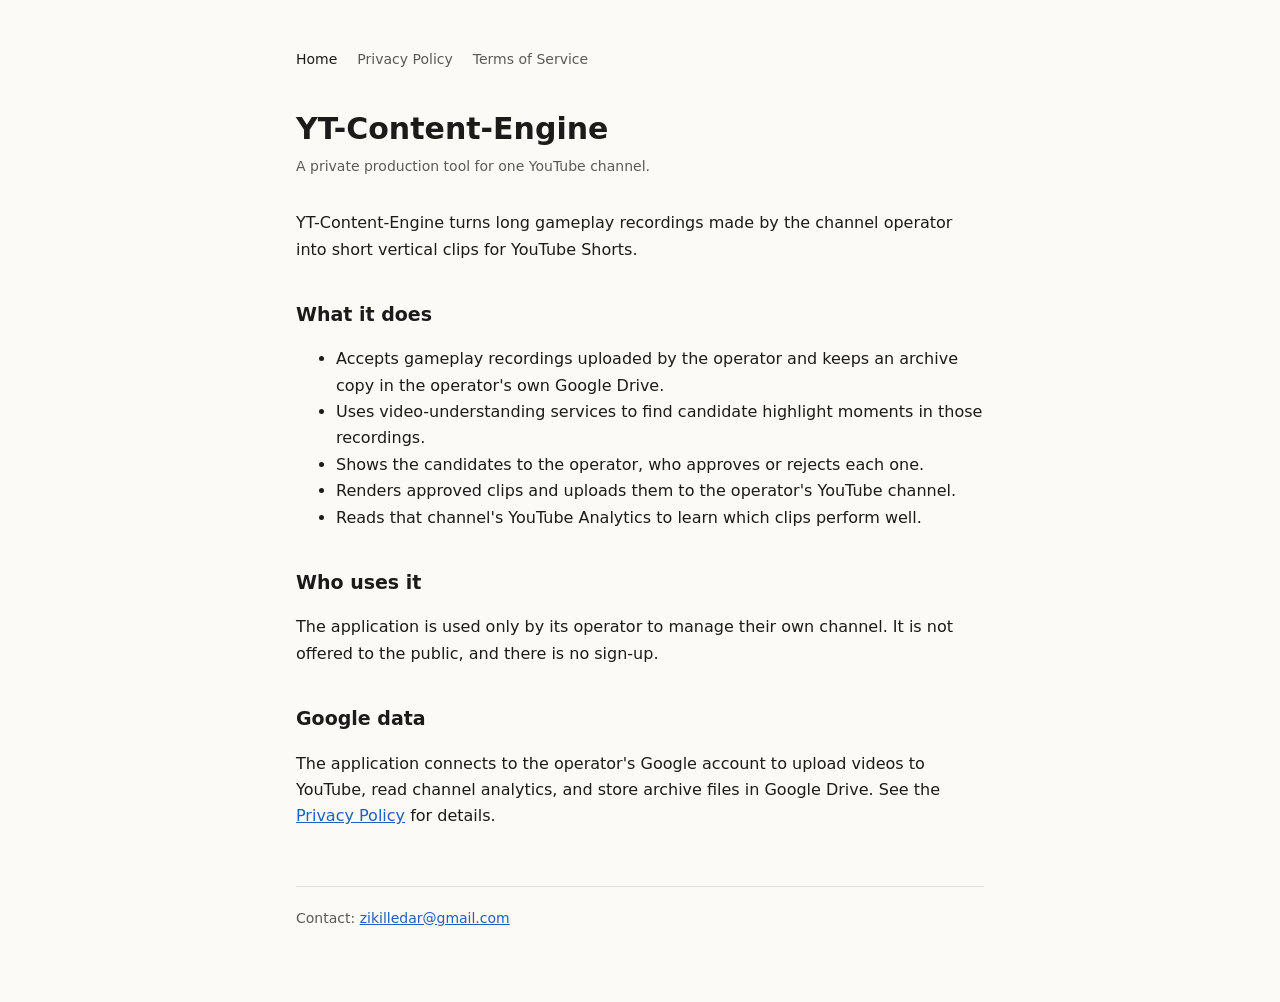
<file: index.html>
<!doctype html>
<html lang="en">
<head>
  <meta charset="utf-8">
  <meta name="viewport" content="width=device-width, initial-scale=1">
  <title>YT-Content-Engine</title>
  <meta name="description" content="YT-Content-Engine turns the operator's own gameplay recordings into YouTube Shorts.">
  <link rel="stylesheet" href="/style.css">
</head>
<body>
<main>
  <nav>
    <a href="/" aria-current="page">Home</a>
    <a href="/privacy/">Privacy Policy</a>
    <a href="/terms/">Terms of Service</a>
  </nav>

  <h1>YT-Content-Engine</h1>
  <p class="meta">A private production tool for one YouTube channel.</p>

  <p>YT-Content-Engine turns long gameplay recordings made by the channel operator into short vertical clips for YouTube Shorts.</p>

  <h2>What it does</h2>
  <ul>
    <li>Accepts gameplay recordings uploaded by the operator and keeps an archive copy in the operator's own Google Drive.</li>
    <li>Uses video-understanding services to find candidate highlight moments in those recordings.</li>
    <li>Shows the candidates to the operator, who approves or rejects each one.</li>
    <li>Renders approved clips and uploads them to the operator's YouTube channel.</li>
    <li>Reads that channel's YouTube Analytics to learn which clips perform well.</li>
  </ul>

  <h2>Who uses it</h2>
  <p>The application is used only by its operator to manage their own channel. It is not offered to the public, and there is no sign-up.</p>

  <h2>Google data</h2>
  <p>The application connects to the operator's Google account to upload videos to YouTube, read channel analytics, and store archive files in Google Drive. See the <a href="/privacy/">Privacy Policy</a> for details.</p>

  <footer>Contact: <a href="mailto:zikilledar@gmail.com">zikilledar@gmail.com</a></footer>
</main>
</body>
</html>
</file>
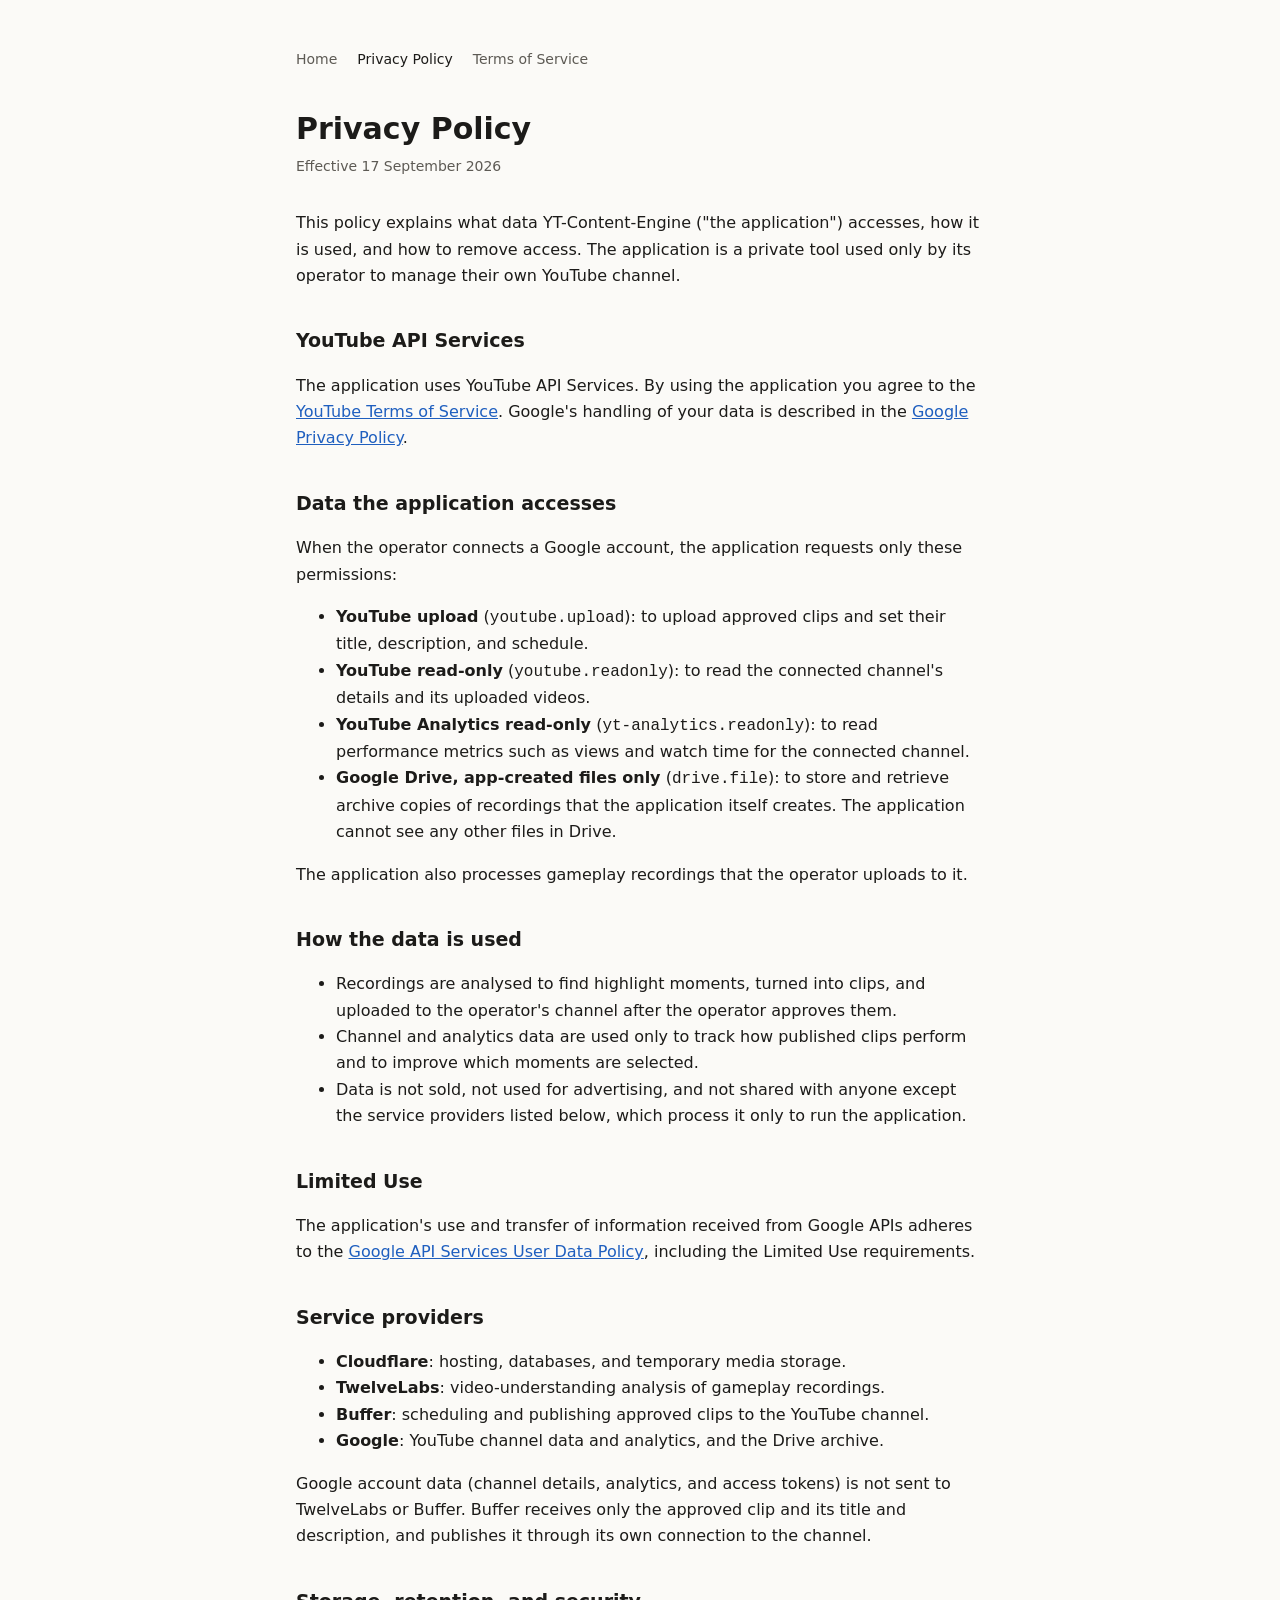
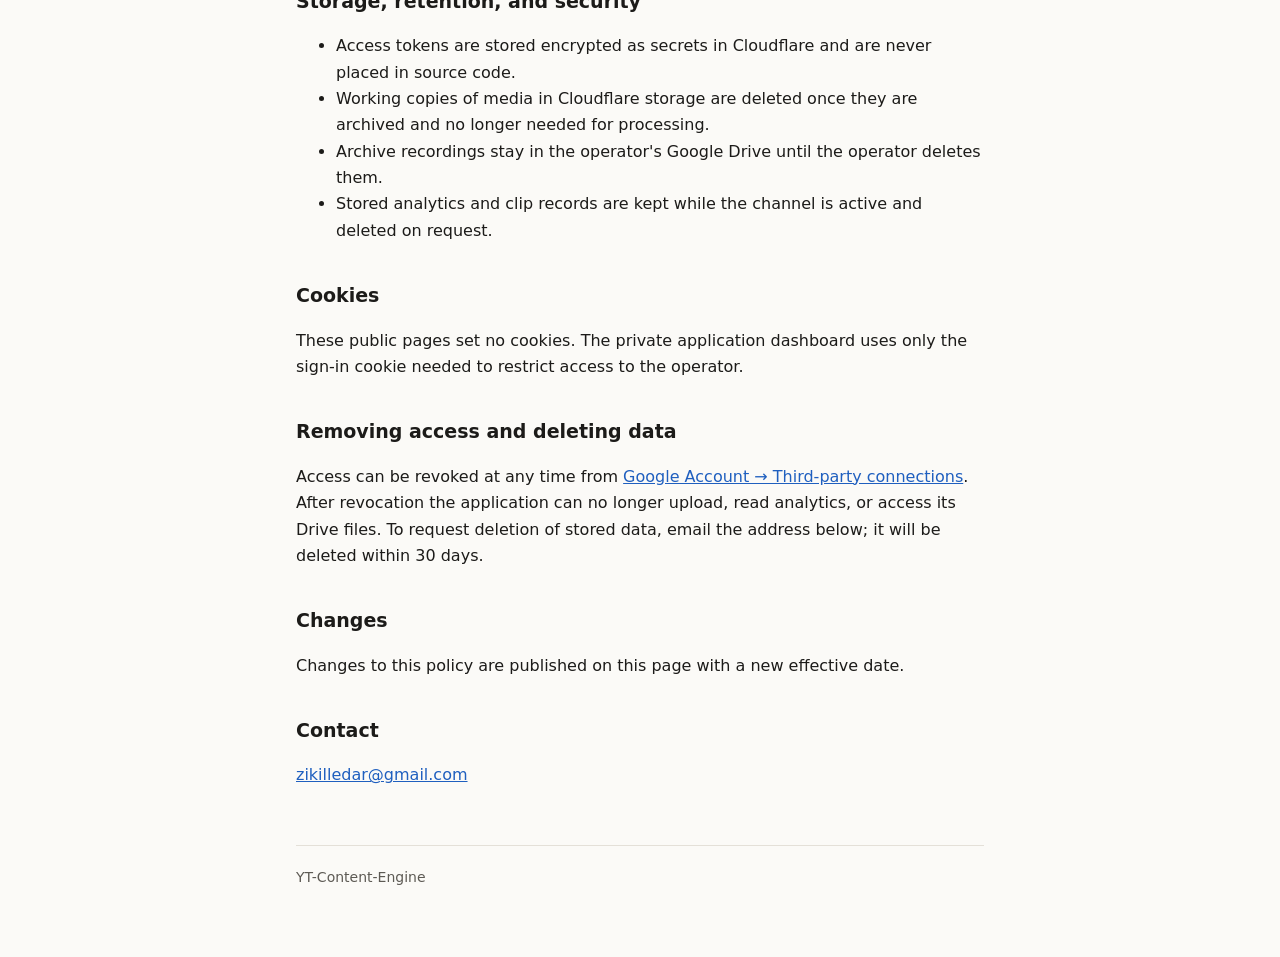
<file: privacy/index.html>
<!doctype html>
<html lang="en">
<head>
  <meta charset="utf-8">
  <meta name="viewport" content="width=device-width, initial-scale=1">
  <title>Privacy Policy – YT-Content-Engine</title>
  <link rel="stylesheet" href="/style.css">
</head>
<body>
<main>
  <nav>
    <a href="/">Home</a>
    <a href="/privacy/" aria-current="page">Privacy Policy</a>
    <a href="/terms/">Terms of Service</a>
  </nav>

  <h1>Privacy Policy</h1>
  <p class="meta">Effective 17 September 2026</p>

  <p>This policy explains what data YT-Content-Engine ("the application") accesses, how it is used, and how to remove access. The application is a private tool used only by its operator to manage their own YouTube channel.</p>

  <h2>YouTube API Services</h2>
  <p>The application uses YouTube API Services. By using the application you agree to the <a href="https://www.youtube.com/t/terms">YouTube Terms of Service</a>. Google's handling of your data is described in the <a href="https://policies.google.com/privacy">Google Privacy Policy</a>.</p>

  <h2>Data the application accesses</h2>
  <p>When the operator connects a Google account, the application requests only these permissions:</p>
  <ul>
    <li><strong>YouTube upload</strong> (<code>youtube.upload</code>): to upload approved clips and set their title, description, and schedule.</li>
    <li><strong>YouTube read-only</strong> (<code>youtube.readonly</code>): to read the connected channel's details and its uploaded videos.</li>
    <li><strong>YouTube Analytics read-only</strong> (<code>yt-analytics.readonly</code>): to read performance metrics such as views and watch time for the connected channel.</li>
    <li><strong>Google Drive, app-created files only</strong> (<code>drive.file</code>): to store and retrieve archive copies of recordings that the application itself creates. The application cannot see any other files in Drive.</li>
  </ul>
  <p>The application also processes gameplay recordings that the operator uploads to it.</p>

  <h2>How the data is used</h2>
  <ul>
    <li>Recordings are analysed to find highlight moments, turned into clips, and uploaded to the operator's channel after the operator approves them.</li>
    <li>Channel and analytics data are used only to track how published clips perform and to improve which moments are selected.</li>
    <li>Data is not sold, not used for advertising, and not shared with anyone except the service providers listed below, which process it only to run the application.</li>
  </ul>

  <h2>Limited Use</h2>
  <p>The application's use and transfer of information received from Google APIs adheres to the <a href="https://developers.google.com/terms/api-services-user-data-policy">Google API Services User Data Policy</a>, including the Limited Use requirements.</p>

  <h2>Service providers</h2>
  <ul>
    <li><strong>Cloudflare</strong>: hosting, databases, and temporary media storage.</li>
    <li><strong>TwelveLabs</strong>: video-understanding analysis of gameplay recordings.</li>
    <li><strong>Buffer</strong>: scheduling and publishing approved clips to the YouTube channel.</li>
    <li><strong>Google</strong>: YouTube channel data and analytics, and the Drive archive.</li>
  </ul>
  <p>Google account data (channel details, analytics, and access tokens) is not sent to TwelveLabs or Buffer. Buffer receives only the approved clip and its title and description, and publishes it through its own connection to the channel.</p>

  <h2>Storage, retention, and security</h2>
  <ul>
    <li>Access tokens are stored encrypted as secrets in Cloudflare and are never placed in source code.</li>
    <li>Working copies of media in Cloudflare storage are deleted once they are archived and no longer needed for processing.</li>
    <li>Archive recordings stay in the operator's Google Drive until the operator deletes them.</li>
    <li>Stored analytics and clip records are kept while the channel is active and deleted on request.</li>
  </ul>

  <h2>Cookies</h2>
  <p>These public pages set no cookies. The private application dashboard uses only the sign-in cookie needed to restrict access to the operator.</p>

  <h2>Removing access and deleting data</h2>
  <p>Access can be revoked at any time from <a href="https://myaccount.google.com/permissions">Google Account → Third-party connections</a>. After revocation the application can no longer upload, read analytics, or access its Drive files. To request deletion of stored data, email the address below; it will be deleted within 30 days.</p>

  <h2>Changes</h2>
  <p>Changes to this policy are published on this page with a new effective date.</p>

  <h2>Contact</h2>
  <p><a href="mailto:zikilledar@gmail.com">zikilledar@gmail.com</a></p>

  <footer>YT-Content-Engine</footer>
</main>
</body>
</html>
</file>
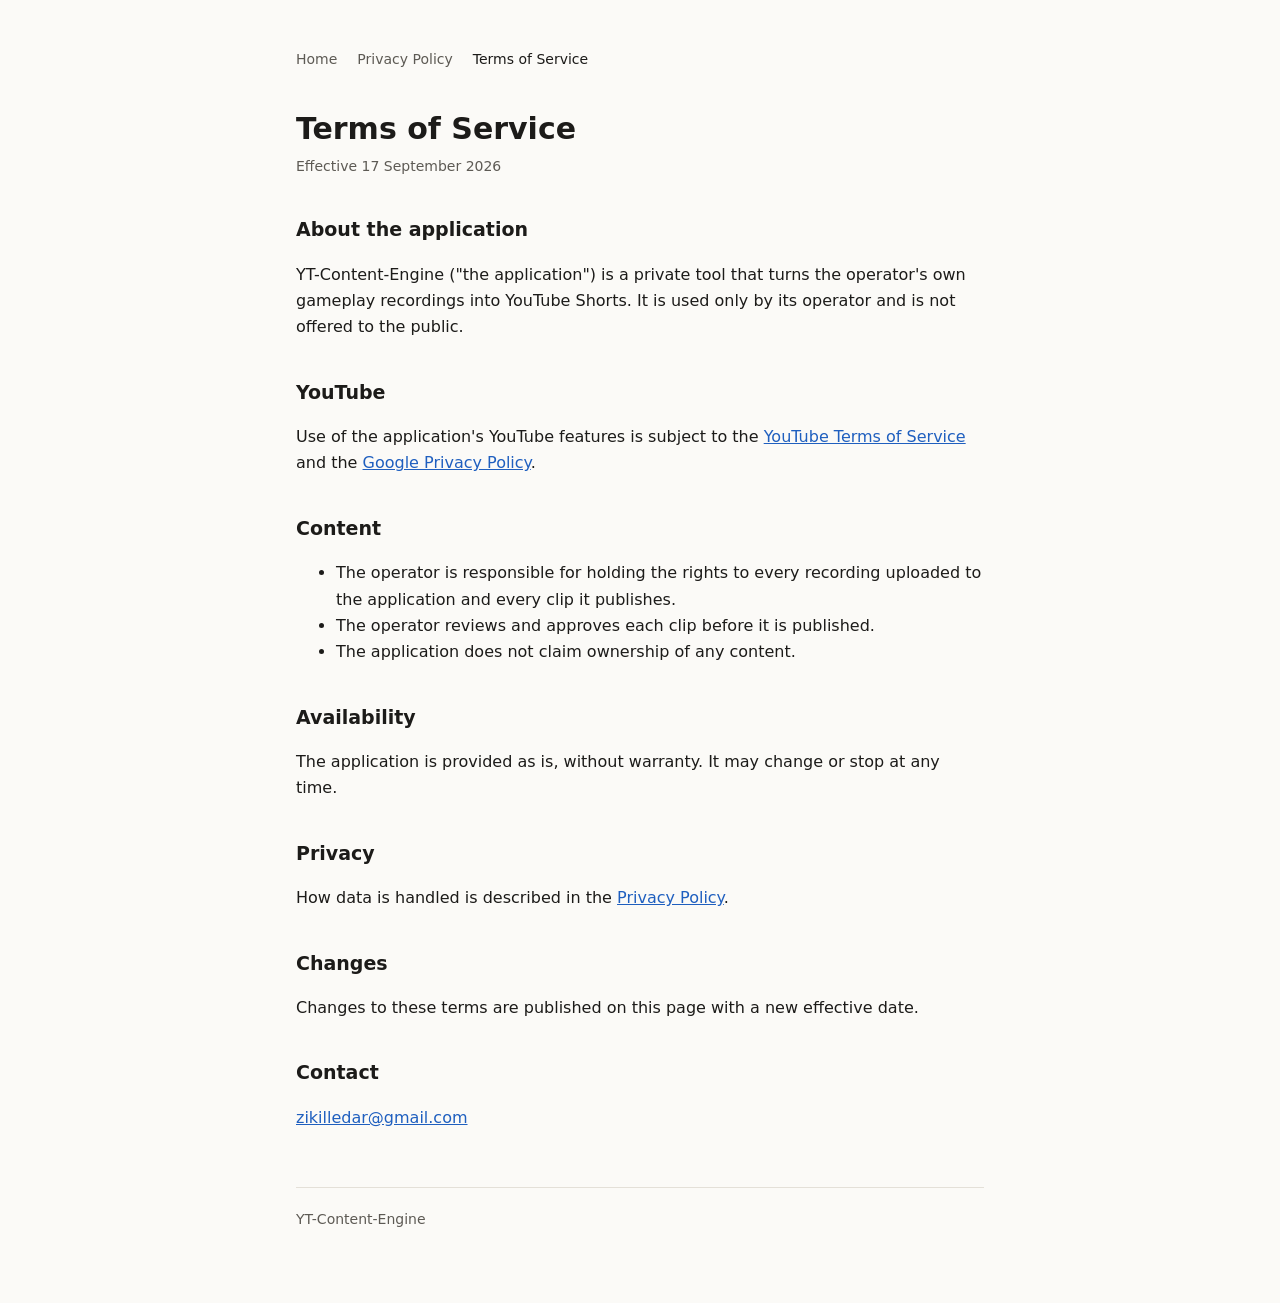
<file: terms/index.html>
<!doctype html>
<html lang="en">
<head>
  <meta charset="utf-8">
  <meta name="viewport" content="width=device-width, initial-scale=1">
  <title>Terms of Service – YT-Content-Engine</title>
  <link rel="stylesheet" href="/style.css">
</head>
<body>
<main>
  <nav>
    <a href="/">Home</a>
    <a href="/privacy/">Privacy Policy</a>
    <a href="/terms/" aria-current="page">Terms of Service</a>
  </nav>

  <h1>Terms of Service</h1>
  <p class="meta">Effective 17 September 2026</p>

  <h2>About the application</h2>
  <p>YT-Content-Engine ("the application") is a private tool that turns the operator's own gameplay recordings into YouTube Shorts. It is used only by its operator and is not offered to the public.</p>

  <h2>YouTube</h2>
  <p>Use of the application's YouTube features is subject to the <a href="https://www.youtube.com/t/terms">YouTube Terms of Service</a> and the <a href="https://policies.google.com/privacy">Google Privacy Policy</a>.</p>

  <h2>Content</h2>
  <ul>
    <li>The operator is responsible for holding the rights to every recording uploaded to the application and every clip it publishes.</li>
    <li>The operator reviews and approves each clip before it is published.</li>
    <li>The application does not claim ownership of any content.</li>
  </ul>

  <h2>Availability</h2>
  <p>The application is provided as is, without warranty. It may change or stop at any time.</p>

  <h2>Privacy</h2>
  <p>How data is handled is described in the <a href="/privacy/">Privacy Policy</a>.</p>

  <h2>Changes</h2>
  <p>Changes to these terms are published on this page with a new effective date.</p>

  <h2>Contact</h2>
  <p><a href="mailto:zikilledar@gmail.com">zikilledar@gmail.com</a></p>

  <footer>YT-Content-Engine</footer>
</main>
</body>
</html>
</file>
<file: style.css>
:root {
  --bg: #fbfaf7;
  --text: #1c1b19;
  --muted: #5d5a54;
  --line: #e4e0d8;
  --link: #1f5fbf;
}
@media (prefers-color-scheme: dark) {
  :root {
    --bg: #151514;
    --text: #ecebe7;
    --muted: #a6a39c;
    --line: #2c2b28;
    --link: #8ab4f8;
  }
}
* { box-sizing: border-box; }
body {
  margin: 0;
  background: var(--bg);
  color: var(--text);
  font: 16px/1.65 system-ui, -apple-system, "Segoe UI", Roboto, sans-serif;
}
main { max-width: 720px; margin: 0 auto; padding: 48px 16px 72px; }
nav { display: flex; gap: 20px; font-size: 14px; margin-bottom: 40px; }
nav a { color: var(--muted); text-decoration: none; }
nav a:hover, nav a[aria-current="page"] { color: var(--text); }
h1 { font-size: 30px; line-height: 1.2; margin: 0 0 8px; }
h2 { font-size: 19px; margin: 36px 0 8px; }
p, li { color: var(--text); }
.meta { color: var(--muted); font-size: 14px; margin: 0 0 32px; }
a { color: var(--link); }
footer { margin-top: 56px; padding-top: 20px; border-top: 1px solid var(--line); color: var(--muted); font-size: 14px; }
</file>
